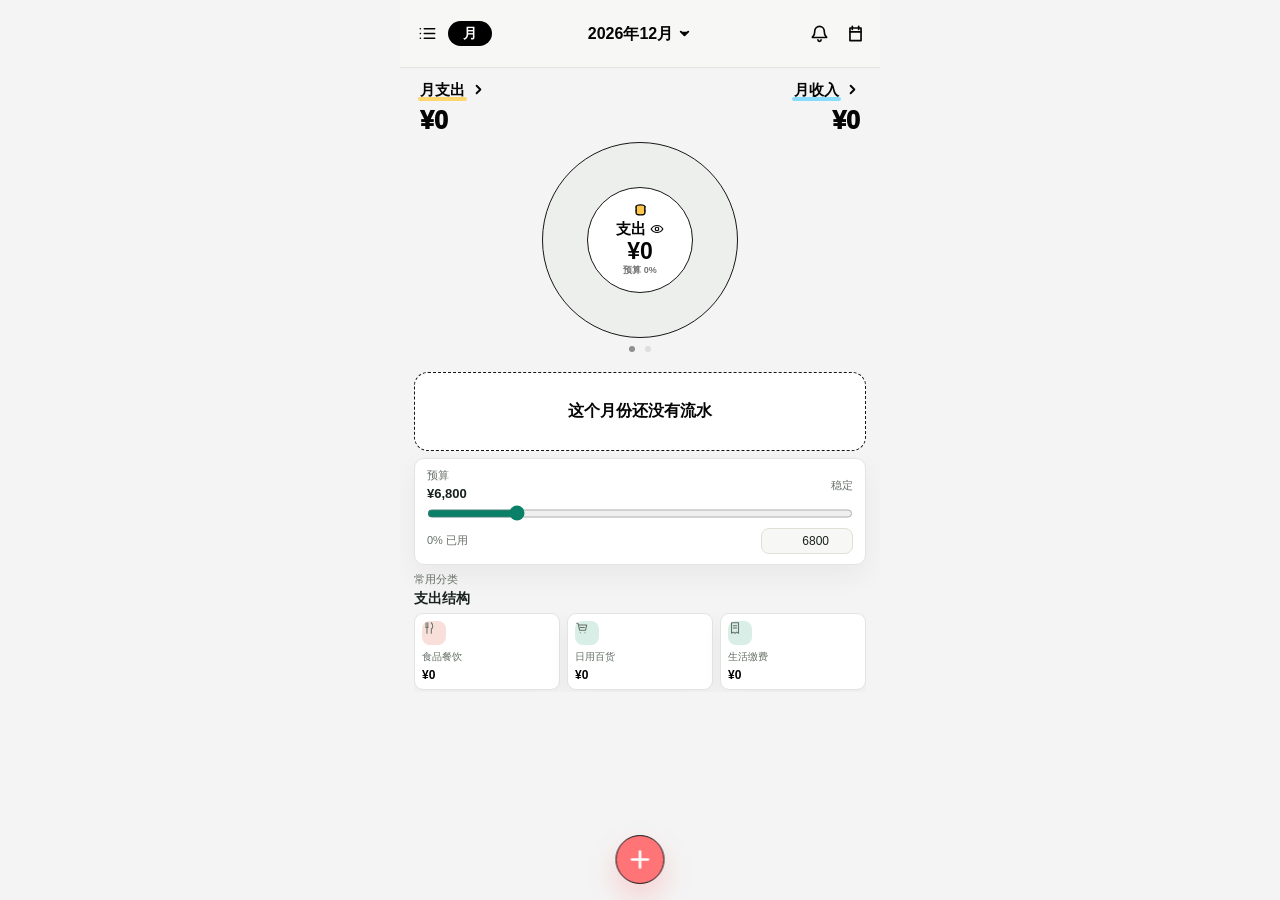
<file: index.html>
<!doctype html>
<html lang="zh-CN">
  <head>
    <meta charset="utf-8">
    <meta name="viewport" content="width=device-width, initial-scale=1, viewport-fit=cover">
    <meta name="theme-color" content="#f4f6ef">
    <meta name="apple-mobile-web-app-capable" content="yes">
    <meta name="apple-mobile-web-app-status-bar-style" content="default">
    <meta name="apple-mobile-web-app-title" content="晴账">
    <title>记账</title>
    <link rel="manifest" href="manifest.webmanifest?v=30">
    <link rel="apple-touch-icon" href="assets/app-icon-180.png?v=30">
    <link rel="icon" href="assets/app-icon-192.png?v=30" type="image/png">
    <link rel="stylesheet" href="styles.css?v=52">
  </head>
  <body>
    <svg class="sprite" aria-hidden="true">
      <symbol id="icon-wallet" viewBox="0 0 24 24">
        <path d="M4.5 7.5h14A2.5 2.5 0 0 1 21 10v7a2.5 2.5 0 0 1-2.5 2.5h-14A2.5 2.5 0 0 1 2 17V7a2.5 2.5 0 0 1 2.5-2.5H18"></path>
        <path d="M16.5 12.25H21v3.5h-4.5a1.75 1.75 0 0 1 0-3.5Z"></path>
        <path d="M6 4.5 16.5 2.8"></path>
      </symbol>
      <symbol id="icon-plus" viewBox="0 0 24 24">
        <path d="M12 5v14"></path>
        <path d="M5 12h14"></path>
      </symbol>
      <symbol id="icon-home" viewBox="0 0 24 24">
        <path d="m3 11 9-8 9 8"></path>
        <path d="M5.5 10.5v9h13v-9"></path>
        <path d="M10 19.5v-5h4v5"></path>
      </symbol>
      <symbol id="icon-list" viewBox="0 0 24 24">
        <path d="M8 6h13"></path>
        <path d="M8 12h13"></path>
        <path d="M8 18h13"></path>
        <path d="M3 6h.01"></path>
        <path d="M3 12h.01"></path>
        <path d="M3 18h.01"></path>
      </symbol>
      <symbol id="icon-chart" viewBox="0 0 24 24">
        <path d="M4 19V5"></path>
        <path d="M4 19h16"></path>
        <path d="M8 16v-5"></path>
        <path d="M12 16V8"></path>
        <path d="M16 16v-3"></path>
      </symbol>
      <symbol id="icon-left" viewBox="0 0 24 24">
        <path d="m15 18-6-6 6-6"></path>
      </symbol>
      <symbol id="icon-right" viewBox="0 0 24 24">
        <path d="m9 18 6-6-6-6"></path>
      </symbol>
      <symbol id="icon-down" viewBox="0 0 24 24">
        <path d="m6 9 6 6 6-6"></path>
      </symbol>
      <symbol id="icon-bell" viewBox="0 0 24 24">
        <path d="M6 9a6 6 0 0 1 12 0c0 7 3 6 3 8H3c0-2 3-1 3-8Z"></path>
        <path d="M10 20a2 2 0 0 0 4 0"></path>
      </symbol>
      <symbol id="icon-calendar" viewBox="0 0 24 24">
        <path d="M5 5h14v16H5V5Z"></path>
        <path d="M8 3v4"></path>
        <path d="M16 3v4"></path>
        <path d="M5 10h14"></path>
      </symbol>
      <symbol id="icon-eye" viewBox="0 0 24 24">
        <path d="M2 12s3.5-6 10-6 10 6 10 6-3.5 6-10 6S2 12 2 12Z"></path>
        <path d="M12 15a3 3 0 1 0 0-6 3 3 0 0 0 0 6Z"></path>
      </symbol>
      <symbol id="icon-coin" viewBox="0 0 24 24">
        <ellipse cx="12" cy="6" rx="7" ry="3"></ellipse>
        <path d="M5 6v6c0 1.7 3.1 3 7 3s7-1.3 7-3V6"></path>
        <path d="M5 12v4c0 1.7 3.1 3 7 3s7-1.3 7-3v-4"></path>
      </symbol>
      <symbol id="icon-trash" viewBox="0 0 24 24">
        <path d="M4 7h16"></path>
        <path d="M9 7V4h6v3"></path>
        <path d="m7 7 1 13h8l1-13"></path>
        <path d="M10 11v5"></path>
        <path d="M14 11v5"></path>
      </symbol>
      <symbol id="icon-backspace" viewBox="0 0 24 24">
        <path d="M21 5H9l-6 7 6 7h12V5Z"></path>
        <path d="m12 9 6 6"></path>
        <path d="m18 9-6 6"></path>
      </symbol>
      <symbol id="icon-settings" viewBox="0 0 24 24">
        <path d="M12 15.5a3.5 3.5 0 1 0 0-7 3.5 3.5 0 0 0 0 7Z"></path>
        <path d="M19.4 15a1.7 1.7 0 0 0 .34 1.88l.05.05a2 2 0 0 1-2.83 2.83l-.05-.05A1.7 1.7 0 0 0 15 19.4a1.7 1.7 0 0 0-1 .6l-.03.04a2 2 0 0 1-3.94 0L10 20a1.7 1.7 0 0 0-1-.6 1.7 1.7 0 0 0-1.88.34l-.05.05a2 2 0 0 1-2.83-2.83l.05-.05A1.7 1.7 0 0 0 4.6 15a1.7 1.7 0 0 0-.6-1l-.04-.03a2 2 0 0 1 0-3.94L4 10a1.7 1.7 0 0 0 .6-1 1.7 1.7 0 0 0-.34-1.88l-.05-.05a2 2 0 0 1 2.83-2.83l.05.05A1.7 1.7 0 0 0 9 4.6a1.7 1.7 0 0 0 1-.6l.03-.04a2 2 0 0 1 3.94 0L14 4a1.7 1.7 0 0 0 1 .6 1.7 1.7 0 0 0 1.88-.34l.05-.05a2 2 0 0 1 2.83 2.83l-.05.05A1.7 1.7 0 0 0 19.4 9c.12.37.33.71.6 1l.04.03a2 2 0 0 1 0 3.94L20 14c-.27.29-.48.63-.6 1Z"></path>
      </symbol>
      <symbol id="icon-edit" viewBox="0 0 24 24">
        <path d="M4 20h4l11-11a2.8 2.8 0 0 0-4-4L4 16v4Z"></path>
        <path d="m13.5 6.5 4 4"></path>
      </symbol>
      <symbol id="icon-close" viewBox="0 0 24 24">
        <path d="m6 6 12 12"></path>
        <path d="m18 6-12 12"></path>
      </symbol>
      <symbol id="icon-food" viewBox="0 0 24 24">
        <path d="M7 3v8"></path>
        <path d="M10 3v8"></path>
        <path d="M7 11h3"></path>
        <path d="M8.5 11v10"></path>
        <path d="M16 3c2 1.8 2.8 4.2 2.4 7.2-.2 1.5-1 2.6-2.4 3.1V21"></path>
      </symbol>
      <symbol id="icon-coffee" viewBox="0 0 24 24">
        <path d="M5 8h11v6a4 4 0 0 1-4 4H9a4 4 0 0 1-4-4V8Z"></path>
        <path d="M16 10h2a2 2 0 0 1 0 4h-2"></path>
        <path d="M7 3v2"></path>
        <path d="M11 3v2"></path>
        <path d="M4 21h14"></path>
      </symbol>
      <symbol id="icon-train" viewBox="0 0 24 24">
        <path d="M7 3h10a3 3 0 0 1 3 3v8a4 4 0 0 1-4 4H8a4 4 0 0 1-4-4V6a3 3 0 0 1 3-3Z"></path>
        <path d="M7 8h10"></path>
        <path d="M8 14h.01"></path>
        <path d="M16 14h.01"></path>
        <path d="m8 21 2-3"></path>
        <path d="m16 21-2-3"></path>
      </symbol>
      <symbol id="icon-car" viewBox="0 0 24 24">
        <path d="M5 12 7 6h10l2 6"></path>
        <path d="M4 12h16v6H4v-6Z"></path>
        <path d="M7 18v2"></path>
        <path d="M17 18v2"></path>
        <path d="M7.5 15h.01"></path>
        <path d="M16.5 15h.01"></path>
      </symbol>
      <symbol id="icon-bag" viewBox="0 0 24 24">
        <path d="M6 8h12l1 12H5L6 8Z"></path>
        <path d="M9 8a3 3 0 0 1 6 0"></path>
      </symbol>
      <symbol id="icon-grocery" viewBox="0 0 24 24">
        <path d="M6 7h14l-2 9H8L6 7Z"></path>
        <path d="M6 7 5 4H3"></path>
        <path d="M9 20h.01"></path>
        <path d="M17 20h.01"></path>
        <path d="M9 11h7"></path>
      </symbol>
      <symbol id="icon-heart" viewBox="0 0 24 24">
        <path d="M20.5 8.5c0 5-8.5 11-8.5 11s-8.5-6-8.5-11A4.5 4.5 0 0 1 12 6a4.5 4.5 0 0 1 8.5 2.5Z"></path>
      </symbol>
      <symbol id="icon-medkit" viewBox="0 0 24 24">
        <path d="M9 5V3h6v2"></path>
        <path d="M5 5h14v16H5V5Z"></path>
        <path d="M12 9v8"></path>
        <path d="M8 13h8"></path>
      </symbol>
      <symbol id="icon-dumbbell" viewBox="0 0 24 24">
        <path d="M6 8v8"></path>
        <path d="M18 8v8"></path>
        <path d="M3 10v4"></path>
        <path d="M21 10v4"></path>
        <path d="M6 12h12"></path>
      </symbol>
      <symbol id="icon-game" viewBox="0 0 24 24">
        <path d="M7 9h10a5 5 0 0 1 4.7 3.3l.8 2.3a2.7 2.7 0 0 1-4.5 2.7L16 15H8l-2 2.3a2.7 2.7 0 0 1-4.5-2.7l.8-2.3A5 5 0 0 1 7 9Z"></path>
        <path d="M8 12v3"></path>
        <path d="M6.5 13.5h3"></path>
        <path d="M16 13h.01"></path>
        <path d="M18 12h.01"></path>
      </symbol>
      <symbol id="icon-book" viewBox="0 0 24 24">
        <path d="M5 4h10a4 4 0 0 1 4 4v12H9a4 4 0 0 0-4-4V4Z"></path>
        <path d="M5 16V4"></path>
        <path d="M9 8h6"></path>
      </symbol>
      <symbol id="icon-bill" viewBox="0 0 24 24">
        <path d="M6 3h12v18l-3-2-3 2-3-2-3 2V3Z"></path>
        <path d="M9 8h6"></path>
        <path d="M9 12h6"></path>
      </symbol>
      <symbol id="icon-plane" viewBox="0 0 24 24">
        <path d="M3 11.5 21 4l-5.5 17-4-7-8.5-2.5Z"></path>
        <path d="m11.5 14 4.5-5"></path>
      </symbol>
      <symbol id="icon-briefcase" viewBox="0 0 24 24">
        <path d="M9 6V4h6v2"></path>
        <path d="M4 7h16v12H4V7Z"></path>
        <path d="M4 12h16"></path>
        <path d="M10 12v2h4v-2"></path>
      </symbol>
      <symbol id="icon-gift" viewBox="0 0 24 24">
        <path d="M4 9h16v12H4V9Z"></path>
        <path d="M12 9v12"></path>
        <path d="M4 14h16"></path>
        <path d="M12 9s-5.5 0-5.5-3A2 2 0 0 1 10 4.8C11.3 6.1 12 9 12 9Z"></path>
        <path d="M12 9s5.5 0 5.5-3A2 2 0 0 0 14 4.8C12.7 6.1 12 9 12 9Z"></path>
      </symbol>
      <symbol id="icon-baby" viewBox="0 0 24 24">
        <path d="M8 11a4 4 0 0 1 8 0v2a4 4 0 0 1-8 0v-2Z"></path>
        <path d="M9 10 7 8"></path>
        <path d="m15 10 2-2"></path>
        <path d="M10 13h.01"></path>
        <path d="M14 13h.01"></path>
        <path d="M10.5 16h3"></path>
        <path d="M6 21c1-2 3-3 6-3s5 1 6 3"></path>
      </symbol>
      <symbol id="icon-cat" viewBox="0 0 24 24">
        <path d="M5 10 4 5l4 2a8 8 0 0 1 8 0l4-2-1 5v3a7 7 0 0 1-14 0v-3Z"></path>
        <path d="M9 12h.01"></path>
        <path d="M15 12h.01"></path>
        <path d="M12 14v2"></path>
        <path d="m9 16 3 1.5 3-1.5"></path>
        <path d="M8 15H4.5"></path>
        <path d="M16 15h3.5"></path>
      </symbol>
      <symbol id="icon-dog" viewBox="0 0 24 24">
        <path d="M6 11a6 6 0 0 1 12 0v4a6 6 0 0 1-12 0v-4Z"></path>
        <path d="M7 9 5 6a2 2 0 0 0-2 2v2.5A2.5 2.5 0 0 0 5.5 13H6"></path>
        <path d="m17 9 2-3a2 2 0 0 1 2 2v2.5a2.5 2.5 0 0 1-2.5 2.5H18"></path>
        <path d="M9.5 12h.01"></path>
        <path d="M14.5 12h.01"></path>
        <path d="M10 15h4l-2 2-2-2Z"></path>
      </symbol>
      <symbol id="icon-clock" viewBox="0 0 24 24">
        <path d="M12 21a9 9 0 1 0 0-18 9 9 0 0 0 0 18Z"></path>
        <path d="M12 7v5l3 2"></path>
      </symbol>
      <symbol id="icon-trend" viewBox="0 0 24 24">
        <path d="M4 17 9 12l4 4 7-9"></path>
        <path d="M15 7h5v5"></path>
      </symbol>
      <symbol id="icon-receipt" viewBox="0 0 24 24">
        <path d="M6 3h12v18l-3-2-3 2-3-2-3 2V3Z"></path>
        <path d="M9 7h6"></path>
        <path d="M9 11h6"></path>
        <path d="M9 15h4"></path>
      </symbol>
      <symbol id="icon-refund" viewBox="0 0 24 24">
        <path d="M9 7H5v4"></path>
        <path d="M5 11a7 7 0 1 0 2-5"></path>
        <path d="M12 8v8"></path>
        <path d="M9.5 10.5A2.5 2.5 0 0 1 12 8a2.5 2.5 0 0 1 2.5 2.5c0 3-5 2-5 5.5"></path>
      </symbol>
      <symbol id="icon-phone" viewBox="0 0 24 24">
        <path d="M8 2h8a2 2 0 0 1 2 2v16a2 2 0 0 1-2 2H8a2 2 0 0 1-2-2V4a2 2 0 0 1 2-2Z"></path>
        <path d="M11 18h2"></path>
      </symbol>
      <symbol id="icon-shield" viewBox="0 0 24 24">
        <path d="M12 3 20 6v6c0 5-3.5 8-8 9-4.5-1-8-4-8-9V6l8-3Z"></path>
        <path d="m9 12 2 2 4-5"></path>
      </symbol>
      <symbol id="icon-dots" viewBox="0 0 24 24">
        <path d="M5 12h.01"></path>
        <path d="M12 12h.01"></path>
        <path d="M19 12h.01"></path>
      </symbol>
      <symbol id="icon-spark" viewBox="0 0 24 24">
        <path d="M12 2 14.8 9.2 22 12l-7.2 2.8L12 22l-2.8-7.2L2 12l7.2-2.8L12 2Z"></path>
      </symbol>
    </svg>

    <div class="app-shell">
      <header class="topbar">
        <div class="topbar-left">
          <button class="icon-button menu-button" type="button" aria-label="我的">
            <svg><use href="#icon-list"></use></svg>
          </button>
          <button class="period-pill" type="button" aria-label="按月查看">月</button>
        </div>
        <div class="month-selector" aria-label="月份切换">
          <button class="month-arrow" id="prevMonth" aria-label="上个月">
            <svg><use href="#icon-left"></use></svg>
          </button>
          <strong id="monthTitle">本月</strong>
          <svg class="down-icon"><use href="#icon-down"></use></svg>
          <button class="month-arrow" id="nextMonth" aria-label="下个月">
            <svg><use href="#icon-right"></use></svg>
          </button>
        </div>
        <div class="topbar-actions">
          <button class="icon-button" type="button" data-jump-view="insights" aria-label="分析提醒">
            <svg><use href="#icon-bell"></use></svg>
          </button>
          <button class="icon-button" type="button" aria-label="日历">
            <svg><use href="#icon-calendar"></use></svg>
          </button>
        </div>
      </header>

      <main class="content">
        <section class="view active" id="view-overview" data-view-panel="overview">
          <section class="month-ledger" aria-label="月度收支">
            <button class="month-total expense-total" type="button" data-jump-view="insights">
              <span>月支出</span>
              <svg><use href="#icon-right"></use></svg>
              <strong id="expenseTotal">¥0</strong>
            </button>
            <button class="month-total income-total" type="button" data-jump-view="insights">
              <span>月收入</span>
              <svg><use href="#icon-right"></use></svg>
              <strong id="incomeTotal">¥0</strong>
            </button>
          </section>

          <section class="spend-stage" aria-labelledby="balanceLabel">
            <div class="spend-orbit">
              <div class="saving-ring" id="savingRing" aria-label="支出占预算">
                <div class="spend-core">
                  <svg class="coin-icon"><use href="#icon-coin"></use></svg>
                  <div>
                    <span id="balanceLabel">支出</span>
                    <svg><use href="#icon-eye"></use></svg>
                  </div>
                  <strong id="netBalance">¥0</strong>
                  <small id="savingRate">预算 0%</small>
                </div>
              </div>
            </div>
            <div class="pager-dots" aria-hidden="true">
              <span class="active"></span>
              <span></span>
            </div>
          </section>

          <section class="list-section daily-ledger" aria-labelledby="recentTitle">
            <div class="transaction-list compact" id="recentList"></div>
          </section>

          <section class="budget-tool compact-tool compact-budget" aria-label="预算">
            <div class="section-title">
              <div>
                <span>预算</span>
                <strong id="budgetText">¥0</strong>
              </div>
              <span id="budgetState">稳定</span>
            </div>
            <input id="budgetRange" type="range" min="1000" max="30000" step="100">
            <div class="budget-line">
              <span id="budgetProgress">0%</span>
              <input id="budgetInput" type="number" min="0" step="100" inputmode="numeric" aria-label="月预算">
            </div>
          </section>

          <strong id="budgetLeft" hidden>¥0</strong>

          <section class="quick-categories compact-tool compact-categories" aria-labelledby="quickTitle">
            <div class="section-title">
              <div>
                <span>常用分类</span>
                <strong id="quickTitle">支出结构</strong>
              </div>
            </div>
            <div class="category-strip" id="topCategories"></div>
          </section>
        </section>

        <section class="view" id="view-insights" data-view-panel="insights">
          <header class="analysis-top">
            <button class="analysis-back" type="button" data-view="overview" aria-label="返回总览">
              <svg><use href="#icon-left"></use></svg>
            </button>
            <div>
              <span id="analysisMonthTitle">本月</span>
              <strong>收支分析</strong>
            </div>
          </header>

          <section class="analysis-summary" aria-label="收支概览">
            <div class="analysis-metric expense">
              <span>支出</span>
              <strong id="analysisExpenseTotal">¥0</strong>
            </div>
            <div class="analysis-metric income">
              <span>收入</span>
              <strong id="analysisIncomeTotal">¥0</strong>
            </div>
            <div class="analysis-metric balance">
              <span>结余</span>
              <strong id="analysisNetTotal">¥0</strong>
            </div>
          </section>

          <section class="chart-panel" aria-labelledby="chartTitle">
            <div class="section-title">
              <div>
                <span>分析</span>
                <strong id="chartTitle">分类占比</strong>
              </div>
              <span id="chartTotal">¥0</span>
            </div>
            <canvas id="categoryChart" width="320" height="220"></canvas>
          </section>

          <section class="trend-panel" aria-labelledby="trendTitle">
            <div class="section-title">
              <div>
                <span>趋势</span>
                <strong id="trendTitle">最近 7 天</strong>
              </div>
            </div>
            <div class="trend-bars" id="trendBars"></div>
          </section>

          <section class="category-breakdown" aria-labelledby="breakdownTitle">
            <div class="section-title">
              <div>
                <span>明细</span>
                <strong id="breakdownTitle">支出排行</strong>
              </div>
            </div>
            <div id="breakdownList"></div>
          </section>
        </section>
      </main>

      <button class="fab" id="openComposer" aria-label="记一笔">
        <svg><use href="#icon-plus"></use></svg>
      </button>
    </div>

    <section class="sheet" id="composerSheet" aria-hidden="true" aria-labelledby="composerTitle">
      <div class="sheet-backdrop" data-close-sheet></div>
      <form class="sheet-panel composer-panel" id="entryForm">
        <header class="sheet-header">
          <div>
            <span>流水</span>
            <strong id="composerTitle">记一笔</strong>
          </div>
          <button class="icon-button" type="button" data-close-sheet aria-label="关闭">
            <svg><use href="#icon-close"></use></svg>
          </button>
        </header>

        <div class="segmented entry-type" role="tablist" aria-label="收支类型">
          <button class="active" type="button" data-entry-type="expense">支出</button>
          <button type="button" data-entry-type="income">收入</button>
        </div>

        <div class="composer-scroll-layer">
          <div class="category-section">
            <div class="composer-category-tabs" id="composerCategoryTabs" aria-label="分类分组"></div>
            <div class="category-section-head">
              <span>选择分类</span>
              <button class="icon-button category-manage-button" id="openCategoryManager" type="button" aria-label="管理快捷">
                <svg><use href="#icon-settings"></use></svg>
              </button>
            </div>
            <div class="category-picker" id="categoryPicker" aria-label="选择分类"></div>
          </div>
        </div>

        <div class="composer-fixed-layer">
          <div class="form-grid composer-meta">
            <label class="amount-field composer-amount">
              <span>金额</span>
              <input id="amountInput" name="amount" type="text" inputmode="none" placeholder="0.00" readonly required>
            </label>
            <label>
              <span>备注</span>
              <button class="note-trigger" id="noteTrigger" type="button" aria-label="编辑备注">
                <span id="notePreview">可选</span>
              </button>
              <input id="noteInput" name="note" type="hidden">
            </label>
          </div>

          <div class="composer-keypad" id="composerKeypad" aria-label="数字键盘">
            <button type="button" data-key="1">1</button>
            <button type="button" data-key="2">2</button>
            <button type="button" data-key="3">3</button>
            <button type="button" data-key="back" aria-label="退格">
              <svg><use href="#icon-backspace"></use></svg>
            </button>
            <button type="button" data-key="4">4</button>
            <button type="button" data-key="5">5</button>
            <button type="button" data-key="6">6</button>
            <button type="button" id="resetForm" data-key="clear">清空</button>
            <button type="button" data-key="7">7</button>
            <button type="button" data-key="8">8</button>
            <button type="button" data-key="9">9</button>
            <button type="button" class="key-save" data-key="save">保存</button>
            <button type="button" data-key="00">00</button>
            <button type="button" data-key="0">0</button>
            <button type="button" data-key=".">.</button>
            <button type="button" data-key="today">今天</button>
          </div>
        </div>
        <input id="dateInput" name="date" type="hidden">
      </form>
    </section>

    <section class="sheet" id="categorySheet" aria-hidden="true" aria-labelledby="categoryManagerTitle">
      <div class="sheet-backdrop" data-close-category-sheet></div>
      <div class="sheet-panel category-panel">
        <header class="sheet-header">
          <div>
            <span id="categoryManagerKicker">快捷</span>
            <strong id="categoryManagerTitle">设置快捷</strong>
          </div>
          <button class="icon-button" type="button" data-close-category-sheet aria-label="关闭">
            <svg><use href="#icon-close"></use></svg>
          </button>
        </header>

        <div class="quick-manager-panel" id="quickManagerPanel">
          <div class="recent-manager">
            <div class="recent-manager-head">
              <span>快捷</span>
              <strong id="quickCount">0/15</strong>
            </div>
            <div class="recent-category-list" id="recentCategoryList" aria-label="快捷分类设置"></div>
          </div>

          <div class="quick-pool-section">
            <div class="recent-manager-head">
              <span>新增</span>
              <strong>从全部分类中选择</strong>
            </div>
            <div class="quick-category-pool" id="quickCategoryPool" aria-label="全部分类"></div>
          </div>

          <div class="sheet-actions category-actions quick-actions">
            <button class="secondary-button" type="button" id="addQuickCategory">添加</button>
            <button class="secondary-button danger-button" type="button" id="removeQuickCategory">删除</button>
            <button class="primary-button" type="button" id="saveQuickCategory">保存</button>
          </div>
        </div>

        <div class="category-editor-panel" id="categoryEditorPanel" hidden>
          <div class="segmented entry-type" id="categoryTypeControl" role="tablist" aria-label="分类类型">
            <button class="active" type="button" data-manager-type="expense">支出</button>
            <button type="button" data-manager-type="income">收入</button>
          </div>

          <div class="category-editor-list" id="categoryEditorList"></div>

          <label class="category-name-field">
            <span>分类名称</span>
            <input id="categoryNameInput" type="text" maxlength="12" placeholder="输入分类名称">
          </label>

          <div class="icon-picker-head">
            <span>图标</span>
            <strong>点击切换</strong>
          </div>
          <div class="icon-grid" id="iconGrid" aria-label="选择图标"></div>

          <div class="sheet-actions category-actions">
            <button class="secondary-button" type="button" id="addCategory">新增分类</button>
            <button class="primary-button" type="button" id="saveCategory">完成</button>
          </div>
        </div>
      </div>
    </section>

    <section class="modal-layer" id="noteDialog" aria-hidden="true" aria-labelledby="noteDialogTitle">
      <div class="modal-backdrop" data-close-note-dialog></div>
      <div class="note-dialog" role="dialog" aria-modal="true">
        <header class="note-dialog-head">
          <span></span>
          <strong id="noteDialogTitle">备注</strong>
          <button type="button" id="openNoteHistory">历史</button>
        </header>
        <textarea id="noteTextarea" maxlength="80" placeholder="暂无备注"></textarea>
        <button class="note-confirm" id="confirmNote" type="button">确定</button>
      </div>
    </section>

    <section class="modal-layer" id="noteHistoryDialog" aria-hidden="true" aria-labelledby="noteHistoryTitle">
      <div class="modal-backdrop" data-close-note-history></div>
      <div class="note-history-dialog" role="dialog" aria-modal="true">
        <header class="note-dialog-head">
          <button class="danger-text" id="clearNoteHistory" type="button">删除全部</button>
          <strong id="noteHistoryTitle">历史备注</strong>
          <button type="button" id="confirmNoteHistory">确定</button>
        </header>
        <div class="note-history-list" id="noteHistoryList"></div>
      </div>
    </section>

    <section class="modal-layer" id="dateDialog" aria-hidden="true" aria-labelledby="dateDialogTitle">
      <div class="modal-backdrop" data-close-date-dialog></div>
      <div class="date-dialog" role="dialog" aria-modal="true">
        <header class="date-dialog-head">
          <button class="icon-button" id="datePrevMonth" type="button" aria-label="上个月">
            <svg><use href="#icon-left"></use></svg>
          </button>
          <strong id="dateDialogTitle">选择日期</strong>
          <button class="icon-button" id="dateNextMonth" type="button" aria-label="下个月">
            <svg><use href="#icon-right"></use></svg>
          </button>
        </header>
        <div class="date-weekdays" aria-hidden="true">
          <span>日</span>
          <span>一</span>
          <span>二</span>
          <span>三</span>
          <span>四</span>
          <span>五</span>
          <span>六</span>
        </div>
        <div class="date-grid" id="dateGrid" aria-label="选择日期"></div>
        <div class="date-dialog-actions">
          <button type="button" id="dateUseToday">今天</button>
          <button type="button" id="confirmDate">确定</button>
        </div>
      </div>
    </section>

    <div class="toast" id="toast" role="status" aria-live="polite"></div>

    <script src="vendor/hammer.min.js?v=29"></script>
    <script src="vendor/sortable.min.js?v=50"></script>
    <script src="app.js?v=52"></script>
  </body>
</html>
</file>
<file: styles.css>
:root {
  color-scheme: light;
  --bg: #f4f6ef;
  --surface: #fffef8;
  --surface-strong: #ffffff;
  --ink: #17211d;
  --muted: #667067;
  --line: #dce2d6;
  --teal: #0b8068;
  --teal-soft: #d8eee7;
  --coral: #e45d4f;
  --coral-soft: #f8dfd9;
  --indigo: #3d56a3;
  --gold: #c39122;
  --shadow: 0 18px 45px rgba(29, 43, 35, 0.12);
  --radius: 8px;
  font-family: "Microsoft YaHei", "微软雅黑", sans-serif;
}

* {
  box-sizing: border-box;
}

html {
  min-height: 100%;
  background: #e8eee6;
}

body {
  min-height: 100%;
  margin: 0;
  background: var(--bg);
  color: var(--ink);
  -webkit-font-smoothing: antialiased;
  text-rendering: optimizeLegibility;
}

html.sheet-lock,
html.sheet-lock body {
  height: 100%;
  overflow: hidden;
  overscroll-behavior: none;
}

button,
input {
  font: inherit;
}

button {
  border: 0;
  cursor: pointer;
}

button:focus-visible,
input:focus-visible,
.quick-selected-item:focus-visible,
.category-editor-item:focus-visible {
  outline: 3px solid rgba(11, 128, 104, 0.24);
  outline-offset: 2px;
}

.sprite {
  position: absolute;
  width: 0;
  height: 0;
  overflow: hidden;
}

.app-shell {
  position: relative;
  width: min(100%, 480px);
  min-height: 100svh;
  margin: 0 auto;
  background: var(--bg);
  overflow-x: hidden;
  padding-bottom: calc(92px + env(safe-area-inset-bottom));
}

.topbar {
  position: sticky;
  top: 0;
  z-index: 20;
  display: grid;
  grid-template-columns: 44px 1fr auto;
  gap: 12px;
  align-items: center;
  padding: calc(12px + env(safe-area-inset-top)) 18px 12px;
  background: rgba(244, 246, 239, 0.92);
  border-bottom: 1px solid rgba(220, 226, 214, 0.72);
  backdrop-filter: blur(18px);
}

.brand-mark,
.icon-button,
.fab,
.category-icon {
  display: inline-grid;
  place-items: center;
}

.brand-mark {
  width: 44px;
  height: 44px;
  color: var(--teal);
  background: var(--teal-soft);
  border: 1px solid rgba(11, 128, 104, 0.16);
  border-radius: var(--radius);
}

svg {
  width: 22px;
  height: 22px;
  fill: none;
  stroke: currentColor;
  stroke-linecap: round;
  stroke-linejoin: round;
  stroke-width: 1.8;
}

.brand-copy {
  min-width: 0;
}

.brand-copy span,
.section-title span,
.sheet-header span,
.amount-field span,
.form-grid span,
.category-section-head span,
.category-name-field span,
.icon-picker-head span,
.search-box span {
  display: block;
  color: var(--muted);
  font-size: 12px;
  line-height: 1.2;
}

.brand-copy strong {
  display: block;
  margin-top: 3px;
  font-size: 18px;
  line-height: 1.15;
  letter-spacing: 0;
}

.month-stepper {
  display: flex;
  gap: 6px;
}

.icon-button {
  width: 40px;
  height: 40px;
  color: var(--ink);
  background: var(--surface);
  border: 1px solid var(--line);
  border-radius: var(--radius);
}

.content {
  padding: 14px 14px 0;
}

.view {
  display: none;
}

.view.active {
  display: block;
  animation: rise 220ms ease both;
}

.balance-hero {
  display: flex;
  justify-content: space-between;
  align-items: center;
  min-height: 154px;
  padding: 22px;
  color: #f8fbf4;
  background: #17332c;
  border: 1px solid rgba(255, 255, 255, 0.12);
  border-radius: var(--radius);
  box-shadow: var(--shadow);
}

.balance-hero p {
  margin: 0 0 10px;
  color: rgba(248, 251, 244, 0.72);
  font-size: 13px;
}

.balance-hero strong {
  display: block;
  max-width: 260px;
  overflow-wrap: anywhere;
  font-size: 40px;
  line-height: 1.04;
  letter-spacing: 0;
}

.saving-ring {
  --ring: 0deg;
  position: relative;
  width: 86px;
  height: 86px;
  flex: 0 0 auto;
  border-radius: 50%;
  background: conic-gradient(#f5c85f var(--ring), rgba(255, 255, 255, 0.18) 0deg);
  display: grid;
  place-items: center;
}

.saving-ring::before {
  content: "";
  width: 62px;
  height: 62px;
  border-radius: 50%;
  background: #17332c;
  position: absolute;
}

.saving-ring span {
  position: relative;
  font-size: 16px;
  font-weight: 800;
}

.metric-grid {
  display: grid;
  grid-template-columns: repeat(3, 1fr);
  gap: 10px;
  margin: 12px 0 18px;
}

.metric {
  min-width: 0;
  padding: 14px 12px;
  background: var(--surface);
  border: 1px solid var(--line);
  border-radius: var(--radius);
}

.metric span {
  display: block;
  margin-bottom: 8px;
  color: var(--muted);
  font-size: 12px;
}

.metric strong {
  display: block;
  overflow-wrap: anywhere;
  font-size: 18px;
  line-height: 1.1;
}

.metric.income strong {
  color: var(--teal);
}

.metric.expense strong {
  color: var(--coral);
}

.metric.budget strong {
  color: var(--indigo);
}

.budget-tool,
.quick-categories,
.ledger-tools,
.chart-panel,
.trend-panel,
.category-breakdown,
.list-section {
  margin-top: 18px;
}

.budget-tool {
  padding: 16px;
  background: var(--surface);
  border: 1px solid var(--line);
  border-radius: var(--radius);
}

.section-title {
  display: flex;
  align-items: flex-start;
  justify-content: space-between;
  gap: 12px;
  margin-bottom: 14px;
}

.section-title strong {
  display: block;
  margin-top: 4px;
  color: var(--ink);
  font-size: 18px;
  line-height: 1.2;
}

.section-title > span,
#chartTotal {
  color: var(--muted);
  font-size: 13px;
  white-space: nowrap;
}

input[type="range"] {
  width: 100%;
  height: 26px;
  margin: 0;
  accent-color: var(--teal);
}

.budget-line {
  display: flex;
  align-items: center;
  justify-content: space-between;
  gap: 12px;
  margin-top: 10px;
}

.budget-line span {
  color: var(--muted);
  font-size: 13px;
}

.budget-line input {
  width: 118px;
  min-width: 0;
  padding: 9px 10px;
  color: var(--ink);
  background: #f7f9f3;
  border: 1px solid var(--line);
  border-radius: var(--radius);
  text-align: right;
}

.category-strip {
  display: grid;
  grid-template-columns: repeat(3, 1fr);
  gap: 10px;
}

.category-pill {
  min-width: 0;
  padding: 12px;
  text-align: left;
  background: var(--surface);
  border: 1px solid var(--line);
  border-radius: var(--radius);
}

.category-pill .category-icon {
  width: 36px;
  height: 36px;
  margin-bottom: 10px;
  border-radius: var(--radius);
}

.category-pill span {
  display: block;
  color: var(--muted);
  font-size: 12px;
}

.category-pill strong {
  display: block;
  margin-top: 4px;
  overflow-wrap: anywhere;
  font-size: 15px;
}

.text-action {
  padding: 6px 0 6px 12px;
  color: var(--teal);
  background: transparent;
  font-weight: 700;
}

.transaction-list {
  display: grid;
  gap: 10px;
}

.transaction-list.compact {
  gap: 8px;
}

.transaction-card {
  display: grid;
  grid-template-columns: 44px 1fr auto;
  gap: 12px;
  align-items: center;
  min-width: 0;
  padding: 12px;
  background: var(--surface-strong);
  border: 1px solid var(--line);
  border-radius: var(--radius);
}

.transaction-main {
  min-width: 0;
}

.transaction-title {
  display: flex;
  align-items: center;
  gap: 8px;
  min-width: 0;
}

.transaction-title strong {
  overflow: hidden;
  font-size: 15px;
  line-height: 1.2;
  text-overflow: ellipsis;
  white-space: nowrap;
}

.transaction-title span {
  flex: 0 0 auto;
  color: var(--muted);
  font-size: 12px;
}

.transaction-note {
  margin-top: 4px;
  overflow: hidden;
  color: var(--muted);
  font-size: 12px;
  line-height: 1.3;
  text-overflow: ellipsis;
  white-space: nowrap;
}

.transaction-amount {
  text-align: right;
}

.transaction-amount strong {
  display: block;
  color: var(--coral);
  font-size: 16px;
  line-height: 1.2;
  white-space: nowrap;
}

.transaction-amount strong.income {
  color: var(--teal);
}

.transaction-actions {
  display: flex;
  justify-content: flex-end;
  gap: 4px;
  margin-top: 8px;
}

.mini-button {
  display: inline-grid;
  place-items: center;
  width: 30px;
  height: 30px;
  color: var(--muted);
  background: #f5f7f0;
  border: 1px solid var(--line);
  border-radius: var(--radius);
}

.mini-button svg {
  width: 17px;
  height: 17px;
}

.empty-state {
  padding: 28px 18px;
  color: var(--muted);
  text-align: center;
  background: var(--surface);
  border: 1px dashed var(--line);
  border-radius: var(--radius);
}

.ledger-tools {
  display: grid;
  gap: 12px;
}

.segmented {
  display: grid;
  grid-auto-flow: column;
  grid-auto-columns: 1fr;
  gap: 4px;
  padding: 4px;
  background: #e9eee3;
  border: 1px solid var(--line);
  border-radius: var(--radius);
}

.segmented button {
  min-height: 38px;
  padding: 0 12px;
  color: var(--muted);
  background: transparent;
  border-radius: 6px;
  font-weight: 800;
}

.segmented button.active {
  color: var(--ink);
  background: var(--surface-strong);
  box-shadow: 0 6px 16px rgba(29, 43, 35, 0.08);
}

.search-box,
.amount-field,
.category-name-field,
.form-grid label {
  display: grid;
  gap: 8px;
}

.search-box input,
.amount-field input,
.category-name-field input,
.form-grid input {
  width: 100%;
  min-width: 0;
  padding: 13px 12px;
  color: var(--ink);
  background: var(--surface);
  border: 1px solid var(--line);
  border-radius: var(--radius);
}

.chart-panel,
.trend-panel,
.category-breakdown {
  padding: 16px;
  background: var(--surface);
  border: 1px solid var(--line);
  border-radius: var(--radius);
}

#categoryChart {
  display: block;
  width: 100%;
  height: 220px;
}

.trend-bars {
  display: grid;
  grid-template-columns: repeat(7, 1fr);
  align-items: end;
  gap: 8px;
  height: 174px;
  padding-top: 8px;
}

.trend-bar {
  display: grid;
  grid-template-rows: 1fr auto;
  gap: 8px;
  min-width: 0;
  height: 100%;
  text-align: center;
}

.bar-track {
  position: relative;
  display: flex;
  align-items: flex-end;
  min-height: 0;
  background: #eef2e9;
  border-radius: var(--radius);
  overflow: hidden;
}

.bar-fill {
  width: 100%;
  min-height: 6px;
  background: var(--indigo);
  border-radius: var(--radius) var(--radius) 0 0;
  transition: height 260ms ease;
}

.trend-bar span {
  color: var(--muted);
  font-size: 11px;
}

.breakdown-row {
  display: grid;
  grid-template-columns: 36px 1fr auto;
  gap: 10px;
  align-items: center;
  padding: 10px 0;
  border-top: 1px solid var(--line);
}

.breakdown-row:first-child {
  border-top: 0;
}

.breakdown-main {
  min-width: 0;
}

.breakdown-main strong {
  display: block;
  margin-bottom: 6px;
  font-size: 14px;
}

.progress-track {
  height: 7px;
  background: #ecf0e9;
  border-radius: 999px;
  overflow: hidden;
}

.progress-fill {
  height: 100%;
  background: var(--teal);
  border-radius: 999px;
}

.breakdown-row > strong {
  font-size: 14px;
  white-space: nowrap;
}

.bottom-nav {
  position: fixed;
  right: 0;
  bottom: 0;
  left: 0;
  z-index: 30;
  display: grid;
  grid-template-columns: repeat(3, 1fr);
  width: min(100%, 480px);
  margin: 0 auto;
  padding: 8px 86px calc(8px + env(safe-area-inset-bottom)) 14px;
  background: rgba(255, 254, 248, 0.94);
  border-top: 1px solid var(--line);
  backdrop-filter: blur(18px);
}

.bottom-nav button {
  display: grid;
  justify-items: center;
  gap: 4px;
  min-width: 0;
  min-height: 54px;
  padding: 6px 4px;
  color: var(--muted);
  background: transparent;
  border-radius: var(--radius);
  font-size: 11px;
  font-weight: 800;
}

.bottom-nav button.active {
  color: var(--teal);
  background: var(--teal-soft);
}

.bottom-nav svg {
  width: 21px;
  height: 21px;
}

.fab {
  position: fixed;
  right: max(18px, calc((100vw - 480px) / 2 + 18px));
  bottom: calc(18px + env(safe-area-inset-bottom));
  z-index: 36;
  width: 62px;
  height: 62px;
  color: #fffdf4;
  background: var(--teal);
  border-radius: var(--radius);
  box-shadow: 0 16px 30px rgba(11, 128, 104, 0.32);
}

.fab svg {
  width: 30px;
  height: 30px;
  stroke-width: 2.2;
}

.sheet {
  position: fixed;
  inset: 0;
  z-index: 50;
  display: none;
}

.sheet.open {
  display: block;
}

.sheet-backdrop {
  position: absolute;
  inset: 0;
  background: rgba(10, 20, 16, 0.42);
}

.sheet-panel {
  position: absolute;
  right: 0;
  bottom: 0;
  left: 0;
  display: grid;
  gap: 16px;
  width: min(100%, 480px);
  max-height: calc(100svh - 24px);
  margin: 0 auto;
  padding: 18px 16px calc(18px + env(safe-area-inset-bottom));
  overflow: auto;
  background: var(--surface-strong);
  border: 1px solid var(--line);
  border-bottom: 0;
  border-radius: var(--radius) var(--radius) 0 0;
  animation: sheetIn 220ms ease both;
}

.sheet-header {
  display: flex;
  align-items: flex-start;
  justify-content: space-between;
  gap: 12px;
}

.sheet-header strong {
  display: block;
  margin-top: 3px;
  font-size: 22px;
  line-height: 1.1;
}

.amount-field input {
  height: 66px;
  padding: 8px 12px;
  font-size: 30px;
  font-weight: 900;
  letter-spacing: 0;
}

.category-section {
  display: grid;
  gap: 10px;
}

.category-section-head,
.icon-picker-head {
  display: flex;
  align-items: center;
  justify-content: space-between;
  gap: 12px;
}

.icon-picker-head strong {
  color: var(--muted);
  font-size: 13px;
  font-weight: 700;
}

.category-picker {
  display: grid;
  grid-template-columns: repeat(3, 1fr);
  gap: 8px;
  max-height: 254px;
  overflow: auto;
  padding-right: 2px;
}

.category-option {
  display: grid;
  justify-items: center;
  gap: 7px;
  min-width: 0;
  min-height: 76px;
  padding: 10px 6px;
  color: var(--ink);
  background: #f7f9f3;
  border: 1px solid var(--line);
  border-radius: var(--radius);
}

.category-option.active {
  background: var(--teal-soft);
  border-color: rgba(11, 128, 104, 0.32);
}

.category-icon {
  width: 30px;
  height: 30px;
  color: var(--category-color, var(--teal));
  background: var(--category-bg, var(--teal-soft));
  border-radius: var(--radius);
}

.category-icon svg {
  width: 18px;
  height: 18px;
}

.category-option span {
  overflow: hidden;
  max-width: 100%;
  color: var(--muted);
  font-size: 12px;
  font-weight: 800;
  text-overflow: ellipsis;
  white-space: nowrap;
}

.category-panel {
  gap: 14px;
}

.quick-manager-panel,
.category-editor-panel {
  display: grid;
  gap: 14px;
}

.quick-manager-panel,
.category-editor-panel,
.recent-category-list,
.category-editor-list,
.quick-selected-item,
.category-editor-item {
  user-select: none;
  -webkit-user-select: none;
  -webkit-touch-callout: none;
}

.quick-manager-panel[hidden],
.category-editor-panel[hidden] {
  display: none;
}

.recent-manager {
  display: grid;
  gap: 8px;
}

.recent-manager-head {
  display: flex;
  align-items: center;
  justify-content: space-between;
  gap: 10px;
}

.recent-manager-head span {
  color: var(--ink);
  font-size: 16px;
  font-weight: 950;
}

.recent-manager-head strong {
  color: var(--muted);
  font-size: 12px;
  font-weight: 800;
}

.recent-category-list {
  display: grid;
  grid-template-columns: repeat(4, minmax(0, 1fr));
  gap: 9px;
  overflow: visible;
  padding-bottom: 2px;
  touch-action: manipulation;
}

.recent-category-list.sorting {
  touch-action: none;
}

.quick-selected-item,
.quick-pool-item {
  display: grid;
  justify-items: center;
  gap: 10px;
  min-width: 0;
  padding: 12px 5px 10px;
  color: var(--muted);
  background: #fff;
  border: 3px solid transparent;
  border-radius: 18px;
  box-shadow: 0 8px 22px rgba(24, 31, 34, 0.035);
}

.quick-selected-item {
  min-width: 0;
  min-height: 92px;
  cursor: grab;
  touch-action: manipulation;
  -webkit-user-drag: none;
}

.quick-selected-item.selected,
.quick-pool-item.selected {
  color: var(--ink);
  background: #fff;
  border-color: #2387ff;
  box-shadow: none;
}

.quick-selected-item .category-icon,
.quick-pool-item .category-icon,
.category-editor-item .category-icon {
  width: 34px;
  height: 34px;
  background: transparent;
  border-radius: 8px;
}

.quick-selected-item .category-icon {
  cursor: inherit;
}

.quick-selected-item .category-icon svg,
.quick-pool-item .category-icon svg,
.category-editor-item .category-icon svg {
  width: 24px;
  height: 24px;
  stroke-width: 2.4;
}

.recent-category-list.sorting .quick-selected-item,
.category-editor-list.sorting .category-editor-item,
.recent-category-list.sorting .quick-selected-item .category-icon,
.category-editor-list.sorting .category-editor-item .category-icon,
.quick-selected-item.sortable-chosen .category-icon,
.quick-selected-item.sortable-drag .category-icon,
.category-editor-item.sortable-chosen .category-icon,
.category-editor-item.sortable-drag .category-icon {
  cursor: grabbing;
}

.quick-selected-item.sortable-chosen,
.quick-selected-item.sortable-drag,
.category-editor-item.sortable-chosen,
.category-editor-item.sortable-drag {
  box-shadow:
    inset 0 0 0 2px #2387ff,
    0 12px 26px rgba(36, 131, 242, 0.18);
  transform: scale(1.03);
}

.quick-selected-item.sortable-ghost,
.category-editor-item.sortable-ghost {
  opacity: 0.35;
}

.sheet.quick-sorting .category-panel,
.sheet.category-sorting .category-panel {
  overflow: hidden;
}

html.gesture-lock,
html.gesture-lock body {
  overflow: hidden;
  overscroll-behavior: none;
}

.quick-selected-item > span:not(.category-icon),
.quick-pool-item > span:not(.category-icon) {
  overflow: hidden;
  max-width: 100%;
  font-size: 12px;
  font-weight: 900;
  text-overflow: ellipsis;
  white-space: nowrap;
}

.quick-pool-section {
  display: grid;
  gap: 8px;
}

.quick-category-pool {
  display: grid;
  grid-template-columns: repeat(4, minmax(0, 1fr));
  gap: 9px;
  max-height: 232px;
  overflow: auto;
  padding: 2px 2px 4px;
}

.quick-pool-item {
  min-height: 92px;
}

.quick-pool-item.added {
  opacity: 0.58;
}

.category-actions.quick-actions {
  grid-template-columns: 0.82fr 0.82fr 1.1fr;
}

.category-panel .primary-button {
  background: #2387ff;
}

.danger-button {
  color: var(--danger);
}

.category-editor-list {
  display: grid;
  grid-auto-flow: column;
  grid-auto-columns: minmax(92px, 1fr);
  gap: 8px;
  overflow-x: auto;
  padding-bottom: 4px;
  touch-action: pan-x;
}

.category-editor-list.sorting {
  touch-action: none;
}

.category-editor-item {
  display: grid;
  justify-items: center;
  gap: 10px;
  min-width: 92px;
  min-height: 92px;
  padding: 12px 5px 10px;
  color: var(--ink);
  background: #fff;
  border: 3px solid transparent;
  border-radius: 18px;
  box-shadow: 0 8px 22px rgba(24, 31, 34, 0.035);
  cursor: grab;
  touch-action: manipulation;
  -webkit-user-drag: none;
}

.category-editor-item.active {
  background: #fff;
  border-color: #2387ff;
  box-shadow: none;
}

.category-editor-item > span:not(.category-icon) {
  overflow: hidden;
  max-width: 100%;
  color: var(--muted);
  font-size: 12px;
  font-weight: 900;
  text-overflow: ellipsis;
  white-space: nowrap;
}

.category-editor-item.active > span:not(.category-icon) {
  color: var(--ink);
}

.icon-grid {
  display: grid;
  grid-template-columns: repeat(6, 1fr);
  gap: 8px;
  max-height: 172px;
  overflow: auto;
  padding-right: 2px;
}

.icon-option {
  display: grid;
  place-items: center;
  min-width: 0;
  aspect-ratio: 1;
  color: var(--category-color, var(--teal));
  background: #fff;
  border: 3px solid transparent;
  border-radius: 18px;
  box-shadow: 0 8px 22px rgba(24, 31, 34, 0.035);
}

.icon-option.active {
  border-color: #2387ff;
  box-shadow: none;
}

.icon-option svg {
  width: 24px;
  height: 24px;
  stroke-width: 2.4;
}

.category-actions {
  grid-template-columns: 1fr 1fr;
}

.form-grid {
  display: grid;
  grid-template-columns: 1fr 1.35fr;
  gap: 10px;
}

.sheet-actions {
  display: grid;
  grid-template-columns: 0.75fr 1.25fr;
  gap: 10px;
}

.primary-button,
.secondary-button {
  min-height: 52px;
  border-radius: var(--radius);
  font-weight: 900;
}

.primary-button {
  color: #fffdf4;
  background: var(--teal);
}

.secondary-button {
  color: var(--ink);
  background: #eef2e9;
}

.primary-button:disabled,
.secondary-button:disabled {
  cursor: not-allowed;
  opacity: 0.45;
}

.toast {
  position: fixed;
  right: 16px;
  bottom: calc(100px + env(safe-area-inset-bottom));
  left: 16px;
  z-index: 80;
  width: min(448px, calc(100% - 32px));
  margin: 0 auto;
  padding: 12px 14px;
  color: #fffef8;
  background: rgba(23, 33, 29, 0.94);
  border-radius: var(--radius);
  opacity: 0;
  pointer-events: none;
  transform: translateY(10px);
  transition: opacity 180ms ease, transform 180ms ease;
}

.toast.show {
  opacity: 1;
  transform: translateY(0);
}

body {
  background: #f5f5f5;
}

.app-shell {
  background: #fff;
}

.topbar {
  grid-template-columns: 1fr auto 1fr;
  gap: 8px;
  min-height: 76px;
  padding: calc(14px + env(safe-area-inset-top)) 18px 12px;
  background: rgba(255, 255, 255, 0.96);
  border-bottom: 1px solid #d7d7d7;
  backdrop-filter: none;
}

.topbar-left,
.topbar-actions,
.month-selector {
  display: flex;
  align-items: center;
}

.topbar-left {
  justify-content: flex-start;
  gap: 14px;
}

.topbar-actions {
  justify-content: flex-end;
  gap: 14px;
}

.topbar .icon-button {
  width: 38px;
  height: 38px;
  color: #050505;
  background: transparent;
  border: 0;
  border-radius: 8px;
}

.topbar .icon-button svg {
  width: 30px;
  height: 30px;
  stroke-width: 3;
}

.menu-button svg {
  width: 34px;
  height: 34px;
}

.period-pill {
  min-width: 68px;
  height: 34px;
  padding: 0 18px;
  color: #fff;
  background: #000;
  border-radius: 999px;
  font-size: 20px;
  font-weight: 900;
}

.month-selector {
  justify-content: center;
  min-width: 0;
  color: #050505;
}

.month-selector strong {
  overflow: hidden;
  max-width: 180px;
  font-size: 22px;
  line-height: 1;
  text-align: center;
  text-overflow: ellipsis;
  white-space: nowrap;
}

.month-selector .down-icon {
  width: 26px;
  height: 26px;
  margin-left: 4px;
  fill: #050505;
  stroke-width: 3;
}

.month-arrow {
  width: 0;
  height: 0;
  padding: 0;
  overflow: hidden;
  opacity: 0;
  pointer-events: none;
}

.content {
  padding: 0 16px;
}

.month-ledger {
  display: grid;
  grid-template-columns: 1fr 1fr;
  gap: 18px;
  padding: 30px 0 8px;
}

.month-total {
  min-width: 0;
  color: #050505;
  background: transparent;
  text-align: left;
}

.month-total.income-total {
  text-align: right;
}

.month-total span {
  position: relative;
  display: inline-block;
  font-size: 25px;
  font-weight: 950;
  line-height: 1;
}

.month-total svg {
  width: 22px;
  height: 22px;
  margin-left: 2px;
  stroke-width: 4;
  vertical-align: -3px;
}

.month-total span::after {
  content: "";
  position: absolute;
  right: -2px;
  bottom: -7px;
  left: -2px;
  height: 8px;
  border-radius: 999px;
}

.expense-total span::after {
  background: #ffd257;
}

.income-total span::after {
  background: #77d8ff;
}

.month-total strong {
  display: block;
  margin-top: 18px;
  overflow-wrap: anywhere;
  font-size: 34px;
  line-height: 1;
}

.spend-stage {
  display: grid;
  justify-items: center;
  gap: 18px;
  padding: 20px 0 26px;
}

.spend-orbit {
  position: relative;
  display: grid;
  place-items: center;
  width: min(76vw, 310px);
  aspect-ratio: 1;
}

.spend-stage .saving-ring {
  --ring: 360deg;
  position: relative;
  width: 100%;
  height: 100%;
  border: 3px solid #050505;
  border-radius: 50%;
  background: conic-gradient(#ffd257 var(--ring), #f0f0f0 0deg);
  box-shadow: none;
}

.spend-stage .saving-ring::before {
  display: none;
}

.spend-core {
  position: absolute;
  inset: 20.5%;
  display: grid;
  place-items: center;
  align-content: center;
  gap: 6px;
  color: #050505;
  background: #fff;
  border: 3px solid #050505;
  border-radius: 50%;
  text-align: center;
}

.spend-core .coin-icon {
  width: 28px;
  height: 28px;
  color: #ffc648;
  fill: #ffc648;
  stroke: #050505;
  stroke-width: 2.2;
}

.spend-core div {
  display: inline-flex;
  align-items: center;
  justify-content: center;
  gap: 8px;
}

.spend-core div span {
  position: static;
  font-size: 20px;
  font-weight: 900;
}

.spend-core div svg {
  width: 23px;
  height: 23px;
  stroke-width: 2.4;
}

.spend-core strong {
  display: block;
  max-width: 130px;
  overflow-wrap: anywhere;
  font-size: 30px;
  line-height: 0.95;
}

.spend-core small {
  color: #747474;
  font-size: 11px;
  font-weight: 800;
}

.pager-dots {
  display: flex;
  justify-content: center;
  gap: 16px;
}

.pager-dots span {
  width: 14px;
  height: 14px;
  background: #dedede;
  border-radius: 50%;
}

.pager-dots span.active {
  background: #8f8f8f;
}

.daily-ledger {
  margin-top: 0;
}

.day-card {
  overflow: hidden;
  background: #fff;
  border: 3px solid #050505;
  border-radius: 18px;
}

.day-card + .day-card {
  margin-top: 12px;
}

.day-card-head {
  display: flex;
  align-items: center;
  justify-content: space-between;
  gap: 12px;
  padding: 18px 16px;
  border-bottom: 3px solid #050505;
}

.day-card-head strong {
  min-width: 0;
  font-size: 23px;
  line-height: 1.2;
}

.day-card-head span {
  color: #ffc648;
  font-size: 23px;
  font-weight: 950;
  white-space: nowrap;
}

.day-card-head span.income {
  color: #38bdf8;
}

.day-card-body {
  display: grid;
  gap: 0;
}

.day-entry {
  display: grid;
  grid-template-columns: 48px 1fr auto;
  gap: 16px;
  align-items: center;
  min-width: 0;
  padding: 18px 16px;
}

.day-entry + .day-entry {
  border-top: 1px solid #ececec;
}

.day-entry .category-icon {
  width: 48px;
  height: 48px;
  border: 2px solid #050505;
  border-radius: 12px;
}

.day-entry .category-icon svg {
  width: 26px;
  height: 26px;
  stroke-width: 2.5;
}

.day-entry-main {
  min-width: 0;
}

.day-entry-main strong {
  display: block;
  overflow: hidden;
  color: #050505;
  font-size: 22px;
  line-height: 1.2;
  text-overflow: ellipsis;
  white-space: nowrap;
}

.day-entry-main span {
  display: block;
  margin-top: 3px;
  overflow: hidden;
  color: #7a7a7a;
  font-size: 12px;
  text-overflow: ellipsis;
  white-space: nowrap;
}

.day-entry-amount {
  color: #050505;
  font-size: 20px;
  font-weight: 950;
  white-space: nowrap;
}

.day-entry-amount.income {
  color: #0b8068;
}

.dashboard-empty {
  border: 3px dashed #050505;
  color: #050505;
  background: #fff;
  font-weight: 900;
}

.hidden-tool {
  display: none;
}

body:has(#view-overview.active) .bottom-nav {
  display: none;
}

body:has(#view-overview.active) .app-shell {
  padding-bottom: calc(132px + env(safe-area-inset-bottom));
}

body:has(#view-overview.active) .fab {
  right: auto;
  left: 50%;
  bottom: calc(28px + env(safe-area-inset-bottom));
  width: 76px;
  height: 76px;
  color: #fff;
  background: #ff6b6f;
  border: 3px solid #050505;
  border-radius: 50%;
  box-shadow: none;
  transform: translate3d(-50%, 0, 0);
  will-change: transform;
}

body:has(#view-overview.active) .fab svg {
  width: 40px;
  height: 40px;
  stroke-width: 2.7;
}

/* Current analysis page */
body:has(#view-insights.active) {
  background: #f4f4f4;
}

body:has(#view-insights.active) .app-shell {
  padding-bottom: calc(22px + env(safe-area-inset-bottom));
  background: #f4f4f4;
}

body:has(#view-insights.active) .topbar,
body:has(#view-insights.active) .bottom-nav,
body:has(#view-insights.active) .fab {
  display: none;
}

body:has(#view-insights.active) .content {
  padding: calc(14px + env(safe-area-inset-top)) 18px 26px;
}

.analysis-top {
  display: grid;
  grid-template-columns: 42px 1fr;
  align-items: center;
  gap: 12px;
  padding: 4px 0 14px;
}

.analysis-back {
  display: grid;
  place-items: center;
  width: 42px;
  height: 42px;
  color: #050505;
  background: #fff;
  border: 1px solid rgba(255, 255, 255, 0.9);
  border-radius: 50%;
  box-shadow: 0 10px 24px rgba(24, 31, 34, 0.06);
}

.analysis-back svg {
  width: 22px;
  height: 22px;
  stroke-width: 2.7;
}

.analysis-top div {
  display: grid;
  gap: 2px;
  min-width: 0;
}

.analysis-top span {
  color: #8f8f8f;
  font-size: 13px;
  font-weight: 850;
}

.analysis-top strong {
  color: #050505;
  font-size: 22px;
  font-weight: 950;
  letter-spacing: 0;
}

.analysis-summary {
  display: grid;
  grid-template-columns: repeat(3, minmax(0, 1fr));
  gap: 10px;
  margin-top: 2px;
}

.analysis-metric {
  min-width: 0;
  padding: 12px 10px;
  background: #fff;
  border: 1px solid rgba(255, 255, 255, 0.9);
  border-radius: 16px;
  box-shadow: 0 10px 26px rgba(24, 31, 34, 0.05);
}

.analysis-metric span {
  display: block;
  color: #8f8f8f;
  font-size: 12px;
  font-weight: 850;
}

.analysis-metric strong {
  display: block;
  margin-top: 6px;
  overflow-wrap: anywhere;
  color: #050505;
  font-size: 16px;
  font-weight: 950;
  line-height: 1.1;
}

.analysis-metric.expense strong,
.analysis-metric.balance strong.negative {
  color: #ef4b4f;
}

.analysis-metric.income strong {
  color: #31a847;
}

body:has(#view-insights.active) .chart-panel,
body:has(#view-insights.active) .trend-panel,
body:has(#view-insights.active) .category-breakdown {
  margin-top: 14px;
  padding: 14px;
  background: #fff;
  border: 1px solid rgba(255, 255, 255, 0.9);
  border-radius: 18px;
  box-shadow: 0 10px 26px rgba(24, 31, 34, 0.05);
}

body:has(#view-insights.active) .section-title {
  align-items: center;
  margin-bottom: 10px;
}

body:has(#view-insights.active) .section-title span,
body:has(#view-insights.active) #chartTotal {
  color: #8f8f8f;
  font-size: 12px;
  font-weight: 850;
}

body:has(#view-insights.active) .section-title strong {
  margin-top: 2px;
  color: #050505;
  font-size: 17px;
  font-weight: 950;
}

body:has(#view-insights.active) #categoryChart {
  display: block;
  width: 100%;
  height: 210px;
}

body:has(#view-insights.active) .trend-bars {
  gap: 9px;
  height: 118px;
}

body:has(#view-insights.active) .bar-track {
  background: #f0f1ef;
  border-radius: 999px 999px 8px 8px;
}

body:has(#view-insights.active) .bar-fill {
  background: #0b8068;
  border-radius: 999px 999px 8px 8px;
}

body:has(#view-insights.active) .breakdown-row {
  grid-template-columns: 36px 1fr auto;
  padding: 11px 0;
  border-top-color: #eeeeee;
}

body:has(#view-insights.active) .breakdown-row .category-icon {
  width: 34px;
  height: 34px;
  background: transparent;
}

body:has(#view-insights.active) .breakdown-main strong,
body:has(#view-insights.active) .breakdown-row > strong {
  color: #050505;
  font-size: 13.8px;
  font-weight: 900;
}

@media (max-width: 360px) {
  .content {
    padding-right: 10px;
    padding-left: 10px;
  }

  .topbar {
    padding-right: 12px;
    padding-left: 12px;
  }

  .balance-hero {
    padding: 18px;
  }

  .balance-hero strong {
    font-size: 34px;
  }

  .saving-ring {
    width: 74px;
    height: 74px;
  }

  .saving-ring::before {
    width: 52px;
    height: 52px;
  }

  .metric-grid,
  .category-strip,
  .category-picker {
    grid-template-columns: repeat(2, 1fr);
  }

  .icon-grid {
    grid-template-columns: repeat(5, 1fr);
  }
}

@keyframes rise {
  from {
    opacity: 0;
    transform: translateY(8px);
  }
  to {
    opacity: 1;
    transform: translateY(0);
  }
}

@keyframes sheetIn {
  from {
    transform: translateY(22px);
  }
  to {
    transform: translateY(0);
  }
}

@media (max-width: 360px) {
  .month-selector strong {
    max-width: 132px;
    font-size: 19px;
  }

  .period-pill {
    min-width: 56px;
    height: 32px;
    font-size: 18px;
  }

  .topbar {
    padding-right: 12px;
    padding-left: 12px;
  }

  .topbar-left,
  .topbar-actions {
    gap: 8px;
  }

  .month-total span {
    font-size: 22px;
  }

  .month-total strong {
    font-size: 29px;
  }

  .spend-stage .saving-ring {
    width: 100%;
    height: 100%;
  }

  .spend-stage .saving-ring::before {
    display: none;
  }

  .spend-core strong {
    font-size: 25px;
  }

  .day-card-head strong,
  .day-card-head span {
    font-size: 19px;
  }

  .day-entry-main strong {
    font-size: 19px;
  }
}

/* Minimal dashboard refinement */
body:has(#view-overview.active) {
  background: #f7f8f6;
}

body:has(#view-overview.active) .app-shell {
  background: #f7f8f6;
}

body:has(#view-overview.active) .topbar {
  min-height: 66px;
  padding: calc(10px + env(safe-area-inset-top)) 18px 9px;
  background: rgba(247, 248, 246, 0.96);
  border-bottom: 1px solid #e2e5df;
}

body:has(#view-overview.active) .topbar .icon-button svg {
  width: 25px;
  height: 25px;
  stroke-width: 2.35;
}

body:has(#view-overview.active) .menu-button svg {
  width: 29px;
  height: 29px;
}

body:has(#view-overview.active) .period-pill {
  min-width: 58px;
  height: 31px;
  padding: 0 16px;
  font-size: 17px;
  border-radius: 999px;
}

body:has(#view-overview.active) .month-selector strong {
  font-size: 20px;
  font-weight: 900;
}

body:has(#view-overview.active) .month-selector .down-icon {
  width: 21px;
  height: 21px;
}

body:has(#view-overview.active) .content {
  padding: 0 18px;
}

body:has(#view-overview.active) .month-ledger {
  gap: 14px;
  padding: 24px 0 4px;
}

body:has(#view-overview.active) .month-total span {
  font-size: 21px;
  font-weight: 900;
}

body:has(#view-overview.active) .month-total svg {
  width: 18px;
  height: 18px;
  stroke-width: 3;
  vertical-align: -2px;
}

body:has(#view-overview.active) .month-total span::after {
  bottom: -6px;
  height: 6px;
  opacity: 0.85;
}

body:has(#view-overview.active) .month-total strong {
  margin-top: 15px;
  font-size: 30px;
  font-weight: 950;
}

body:has(#view-overview.active) .spend-stage {
  gap: 13px;
  padding: 16px 0 18px;
}

body:has(#view-overview.active) .spend-orbit {
  width: min(68vw, 286px);
}

body:has(#view-overview.active) .spend-stage .saving-ring {
  border: 2px solid #161616;
  background: conic-gradient(#ffd15c var(--ring), #ecefeb 0deg);
}

body:has(#view-overview.active) .spend-core {
  inset: 23%;
  gap: 4px;
  border: 2px solid #161616;
}

body:has(#view-overview.active) .spend-core .coin-icon {
  width: 23px;
  height: 23px;
}

body:has(#view-overview.active) .spend-core div span {
  font-size: 18px;
}

body:has(#view-overview.active) .spend-core div svg {
  width: 19px;
  height: 19px;
  stroke-width: 2.1;
}

body:has(#view-overview.active) .spend-core strong {
  max-width: 128px;
  font-size: 28px;
}

body:has(#view-overview.active) .pager-dots {
  gap: 12px;
}

body:has(#view-overview.active) .pager-dots span {
  width: 9px;
  height: 9px;
}

.compact-tool {
  display: block;
}

body:has(#view-overview.active) .compact-budget {
  margin-top: 12px;
  padding: 13px 14px;
  background: #fff;
  border: 1px solid #e1e5df;
  border-radius: 12px;
  box-shadow: 0 10px 28px rgba(20, 24, 20, 0.05);
}

body:has(#view-overview.active) .compact-budget .section-title {
  align-items: center;
  margin-bottom: 9px;
}

body:has(#view-overview.active) .compact-budget .section-title strong {
  font-size: 16px;
}

body:has(#view-overview.active) .compact-budget input[type="range"] {
  height: 20px;
}

body:has(#view-overview.active) .compact-budget .budget-line {
  margin-top: 6px;
}

body:has(#view-overview.active) .compact-budget .budget-line input {
  width: 108px;
  padding: 7px 9px;
  background: #f7f8f6;
}

body:has(#view-overview.active) .daily-ledger {
  margin-top: 14px;
}

body:has(#view-overview.active) .day-card {
  background: #fff;
  border: 1.5px solid #151515;
  border-radius: 14px;
  box-shadow: 0 12px 32px rgba(20, 24, 20, 0.06);
}

body:has(#view-overview.active) .day-card + .day-card {
  margin-top: 10px;
}

body:has(#view-overview.active) .day-card-head {
  padding: 15px 14px;
  border-bottom: 1.5px solid #151515;
}

body:has(#view-overview.active) .day-card-head strong,
body:has(#view-overview.active) .day-card-head span {
  font-size: 19px;
}

body:has(#view-overview.active) .day-entry {
  grid-template-columns: 42px 1fr auto;
  gap: 12px;
  padding: 14px;
}

body:has(#view-overview.active) .day-entry .category-icon {
  width: 42px;
  height: 42px;
  border: 1.5px solid #151515;
  border-radius: 11px;
}

body:has(#view-overview.active) .day-entry .category-icon svg {
  width: 22px;
  height: 22px;
  stroke-width: 2.2;
}

body:has(#view-overview.active) .day-entry-main strong {
  font-size: 18px;
  font-weight: 900;
}

body:has(#view-overview.active) .day-entry-amount {
  font-size: 17px;
}

body:has(#view-overview.active) .compact-categories {
  margin-top: 14px;
}

body:has(#view-overview.active) .compact-categories .section-title {
  margin-bottom: 10px;
}

body:has(#view-overview.active) .compact-categories .section-title strong {
  font-size: 16px;
}

body:has(#view-overview.active) .category-strip {
  display: grid;
  grid-auto-flow: column;
  grid-auto-columns: minmax(118px, 1fr);
  grid-template-columns: none;
  gap: 9px;
  overflow-x: auto;
  padding-bottom: 2px;
}

body:has(#view-overview.active) .category-pill {
  padding: 10px;
  background: #fff;
  border: 1px solid #e1e5df;
  border-radius: 12px;
  box-shadow: 0 8px 24px rgba(20, 24, 20, 0.04);
}

body:has(#view-overview.active) .category-pill .category-icon {
  width: 31px;
  height: 31px;
  margin-bottom: 8px;
}

body:has(#view-overview.active) .category-pill strong {
  font-size: 14px;
}

body:has(#view-overview.active) .dashboard-empty {
  border: 1.5px dashed #151515;
  border-radius: 14px;
  background: #fff;
}

body:has(#view-overview.active) .fab {
  width: 68px;
  height: 68px;
  background: #ff7477;
  border: 2px solid #151515;
  box-shadow: 0 14px 28px rgba(255, 116, 119, 0.28);
}

body:has(#view-overview.active) .fab svg {
  width: 36px;
  height: 36px;
  stroke-width: 2.4;
}

@media (max-width: 360px) {
  body:has(#view-overview.active) .content {
    padding-right: 12px;
    padding-left: 12px;
  }

  body:has(#view-overview.active) .month-selector strong {
    max-width: 128px;
    font-size: 18px;
  }

  body:has(#view-overview.active) .topbar-left,
  body:has(#view-overview.active) .topbar-actions {
    gap: 6px;
  }

  body:has(#view-overview.active) .month-total span {
    font-size: 19px;
  }

  body:has(#view-overview.active) .month-total strong {
    font-size: 26px;
  }

  body:has(#view-overview.active) .spend-orbit {
    width: min(72vw, 260px);
  }
}

/* Compact dashboard scale */
body:has(#view-overview.active) .topbar {
  min-height: 58px;
  padding: calc(8px + env(safe-area-inset-top)) 14px 7px;
}

body:has(#view-overview.active) .topbar-left,
body:has(#view-overview.active) .topbar-actions {
  gap: 8px;
}

body:has(#view-overview.active) .topbar .icon-button {
  width: 32px;
  height: 32px;
}

body:has(#view-overview.active) .topbar .icon-button svg {
  width: 22px;
  height: 22px;
}

body:has(#view-overview.active) .menu-button svg {
  width: 25px;
  height: 25px;
}

body:has(#view-overview.active) .period-pill {
  min-width: 50px;
  height: 28px;
  padding: 0 13px;
  font-size: 15px;
}

body:has(#view-overview.active) .month-selector strong {
  max-width: 156px;
  font-size: 18px;
}

body:has(#view-overview.active) .month-selector .down-icon {
  width: 18px;
  height: 18px;
}

body:has(#view-overview.active) .content {
  padding: 0 14px;
}

body:has(#view-overview.active) .month-ledger {
  gap: 12px;
  padding: 17px 0 2px;
}

body:has(#view-overview.active) .month-total span {
  font-size: 18px;
}

body:has(#view-overview.active) .month-total svg {
  width: 15px;
  height: 15px;
}

body:has(#view-overview.active) .month-total span::after {
  bottom: -5px;
  height: 5px;
}

body:has(#view-overview.active) .month-total strong {
  margin-top: 12px;
  font-size: 25px;
}

body:has(#view-overview.active) .spend-stage {
  gap: 10px;
  padding: 11px 0 13px;
}

body:has(#view-overview.active) .spend-orbit {
  width: min(58vw, 232px);
}

body:has(#view-overview.active) .spend-core {
  inset: 24%;
}

body:has(#view-overview.active) .spend-core .coin-icon {
  width: 19px;
  height: 19px;
}

body:has(#view-overview.active) .spend-core div {
  gap: 5px;
}

body:has(#view-overview.active) .spend-core div span {
  font-size: 15px;
}

body:has(#view-overview.active) .spend-core div svg {
  width: 16px;
  height: 16px;
}

body:has(#view-overview.active) .spend-core strong {
  max-width: 108px;
  font-size: 23px;
}

body:has(#view-overview.active) .spend-core small {
  font-size: 10px;
}

body:has(#view-overview.active) .pager-dots span {
  width: 7px;
  height: 7px;
}

body:has(#view-overview.active) .compact-budget {
  margin-top: 9px;
  padding: 10px 12px;
  border-radius: 10px;
}

body:has(#view-overview.active) .compact-budget .section-title {
  margin-bottom: 6px;
}

body:has(#view-overview.active) .compact-budget .section-title span,
body:has(#view-overview.active) .compact-budget .budget-line span {
  font-size: 11px;
}

body:has(#view-overview.active) .compact-budget .section-title strong {
  font-size: 14px;
}

body:has(#view-overview.active) .compact-budget input[type="range"] {
  height: 16px;
}

body:has(#view-overview.active) .compact-budget .budget-line input {
  width: 92px;
  padding: 5px 8px;
  font-size: 12px;
}

body:has(#view-overview.active) .daily-ledger {
  margin-top: 10px;
}

body:has(#view-overview.active) .day-card {
  border-radius: 12px;
}

body:has(#view-overview.active) .day-card-head {
  padding: 12px;
}

body:has(#view-overview.active) .day-card-head strong,
body:has(#view-overview.active) .day-card-head span {
  font-size: 16px;
}

body:has(#view-overview.active) .day-entry {
  grid-template-columns: 36px 1fr auto;
  gap: 10px;
  padding: 11px 12px;
}

body:has(#view-overview.active) .day-entry .category-icon {
  width: 36px;
  height: 36px;
  border-radius: 9px;
}

body:has(#view-overview.active) .day-entry .category-icon svg {
  width: 19px;
  height: 19px;
}

body:has(#view-overview.active) .day-entry-main strong {
  font-size: 16px;
}

body:has(#view-overview.active) .day-entry-main span {
  font-size: 11px;
}

body:has(#view-overview.active) .day-entry-amount {
  font-size: 15px;
}

body:has(#view-overview.active) .compact-categories {
  margin-top: 11px;
}

body:has(#view-overview.active) .compact-categories .section-title {
  margin-bottom: 8px;
}

body:has(#view-overview.active) .compact-categories .section-title span {
  font-size: 11px;
}

body:has(#view-overview.active) .compact-categories .section-title strong {
  font-size: 14px;
}

body:has(#view-overview.active) .category-strip {
  grid-auto-columns: minmax(102px, 1fr);
  gap: 8px;
}

body:has(#view-overview.active) .category-pill {
  padding: 8px;
  border-radius: 10px;
}

body:has(#view-overview.active) .category-pill .category-icon {
  width: 27px;
  height: 27px;
  margin-bottom: 6px;
}

body:has(#view-overview.active) .category-pill span {
  font-size: 11px;
}

body:has(#view-overview.active) .category-pill strong {
  font-size: 13px;
}

body:has(#view-overview.active) .app-shell {
  padding-bottom: calc(104px + env(safe-area-inset-bottom));
}

body:has(#view-overview.active) .fab {
  bottom: calc(20px + env(safe-area-inset-bottom));
  width: 58px;
  height: 58px;
}

body:has(#view-overview.active) .fab svg {
  width: 31px;
  height: 31px;
}

/* Final compact pass requested by user */
html,
body,
button,
input {
  font-family: "Microsoft YaHei", "微软雅黑", sans-serif !important;
}

body:has(#view-overview.active) .topbar {
  min-height: 68px;
  padding: calc(6px + env(safe-area-inset-top)) 12px 6px;
}

body:has(#view-overview.active) .topbar .icon-button {
  width: 28px;
  height: 28px;
}

body:has(#view-overview.active) .topbar .icon-button svg {
  width: 19px;
  height: 19px;
  stroke-width: 2.1;
}

body:has(#view-overview.active) .menu-button svg {
  width: 22px;
  height: 22px;
}

body:has(#view-overview.active) .period-pill {
  min-width: 44px;
  height: 25px;
  padding: 0 11px;
  font-size: 14px;
}

body:has(#view-overview.active) .month-selector strong {
  max-width: 142px;
  font-size: 16px;
}

body:has(#view-overview.active) .month-selector .down-icon {
  width: 15px;
  height: 15px;
}

body:has(#view-overview.active) .content {
  padding: 0 14px;
}

body:has(#view-overview.active) .month-ledger {
  padding: 12px 0 0;
}

body:has(#view-overview.active) .month-total span {
  font-size: 15px;
}

body:has(#view-overview.active) .month-total span::after {
  bottom: -4px;
  height: 4px;
}

body:has(#view-overview.active) .month-total strong {
  margin-top: 9px;
  font-size: 25px;
}

body:has(#view-overview.active) .spend-stage {
  gap: 8px;
  padding: 8px 0 10px;
}

body:has(#view-overview.active) .spend-orbit {
  width: 196px;
}

body:has(#view-overview.active) .spend-stage .saving-ring {
  border-width: 1.5px;
}

body:has(#view-overview.active) .spend-core {
  inset: auto;
  top: 50%;
  left: 50%;
  width: 106px;
  height: 106px;
  transform: translate(-50%, -50%);
  border-width: 1.5px;
  gap: 2px;
}

body:has(#view-overview.active) .spend-core .coin-icon {
  width: 15px;
  height: 15px;
}

body:has(#view-overview.active) .spend-core div {
  gap: 4px;
}

body:has(#view-overview.active) .spend-core div span {
  font-size: 15px;
}

body:has(#view-overview.active) .spend-core div svg {
  width: 14px;
  height: 14px;
}

body:has(#view-overview.active) .spend-core strong {
  max-width: 88px;
  font-size: 23px;
}

body:has(#view-overview.active) .spend-core small {
  font-size: 9px;
}

body:has(#view-overview.active) .pager-dots {
  gap: 10px;
}

body:has(#view-overview.active) .pager-dots span {
  width: 6px;
  height: 6px;
}

body:has(#view-overview.active) .compact-budget {
  margin-top: 7px;
  padding: 10px 12px;
}

body:has(#view-overview.active) .compact-budget .section-title {
  margin-bottom: 4px;
}

body:has(#view-overview.active) .compact-budget .section-title strong {
  font-size: 13px;
}

body:has(#view-overview.active) .compact-budget input[type="range"] {
  height: 13px;
}

body:has(#view-overview.active) .compact-budget .budget-line {
  margin-top: 4px;
}

body:has(#view-overview.active) .daily-ledger {
  margin-top: 8px;
}

body:has(#view-overview.active) .day-card {
  border-width: 1.25px;
  border-radius: 17px;
}

body:has(#view-overview.active) .day-card + .day-card {
  margin-top: 8px;
}

body:has(#view-overview.active) .day-card-head {
  padding: 9px 10px;
  border-bottom-width: 1.25px;
}

body:has(#view-overview.active) .day-card-head strong,
body:has(#view-overview.active) .day-card-head span {
  font-size: 16px;
}

body:has(#view-overview.active) .day-entry {
  grid-template-columns: 36px 1fr auto;
  gap: 8px;
  padding: 9px 10px;
}

body:has(#view-overview.active) .day-entry .category-icon {
  width: 36px;
  height: 36px;
  border-width: 1.25px;
  border-radius: 8px;
}

body:has(#view-overview.active) .day-entry .category-icon svg {
  width: 19px;
  height: 19px;
}

body:has(#view-overview.active) .day-entry-main strong {
  font-size: 14px;
}

body:has(#view-overview.active) .day-entry-main span {
  font-size: 10px;
}

body:has(#view-overview.active) .day-entry-amount {
  font-size: 13px;
}

body:has(#view-overview.active) .compact-categories {
  margin-top: 8px;
}

body:has(#view-overview.active) .compact-categories .section-title {
  margin-bottom: 6px;
}

body:has(#view-overview.active) .category-strip {
  grid-auto-columns: minmax(92px, 1fr);
  gap: 7px;
}

body:has(#view-overview.active) .category-pill {
  padding: 7px;
  border-radius: 9px;
}

body:has(#view-overview.active) .category-pill .category-icon {
  width: 24px;
  height: 24px;
  margin-bottom: 5px;
}

body:has(#view-overview.active) .category-pill .category-icon svg {
  width: 14px;
  height: 14px;
}

body:has(#view-overview.active) .category-pill span {
  font-size: 10px;
}

body:has(#view-overview.active) .category-pill strong {
  font-size: 12px;
}

body:has(#view-overview.active) .app-shell {
  padding-bottom: calc(86px + env(safe-area-inset-bottom));
}

body:has(#view-overview.active) .fab {
  bottom: calc(16px + env(safe-area-inset-bottom));
  width: 49px;
  height: 49px;
  border-width: 1.5px;
}

body:has(#view-overview.active) .fab svg {
  width: 27px;
  height: 27px;
}

/* Card-list home and calculator composer */
body:has(#view-overview.active) {
  background: #f4f4f4;
}

body:has(#view-overview.active) .app-shell {
  background: #f4f4f4;
}

body:has(#view-overview.active) .daily-ledger {
  margin-top: 10px;
}

body:has(#view-overview.active) .transaction-list.compact {
  --ledger-main-font-size: 13.8px;
  display: grid;
  gap: 18px;
}

.expense-day-group {
  display: grid;
  gap: 10px;
}

.expense-day-head {
  display: grid;
  grid-template-columns: 1fr auto;
  align-items: center;
  gap: 12px;
  min-height: 34px;
  padding: 0 8px 0 3px;
}

.expense-day-head strong {
  color: #050505;
  font-size: var(--ledger-main-font-size);
  font-weight: 950;
  letter-spacing: 0;
}

.expense-day-head span {
  color: #8f8f8f;
  font-size: var(--ledger-main-font-size);
  font-weight: 950;
  white-space: nowrap;
}

.expense-day-head span.expense {
  color: #ef4b4f;
}

.expense-day-head span.income {
  color: #31a847;
}

.expense-day-body {
  display: grid;
  gap: 10px;
}

.expense-swipe {
  position: relative;
  overflow: hidden;
  border-radius: 16px;
  background: transparent;
  contain: layout paint;
  touch-action: pan-y;
  -webkit-tap-highlight-color: transparent;
}

.expense-swipe.dragging .expense-swipe-card {
  transition: none;
}

.expense-delete-action {
  position: absolute;
  top: 50%;
  right: 8px;
  z-index: 0;
  display: grid;
  place-items: center;
  width: 72px;
  height: 54px;
  border: 0;
  border-radius: 18px;
  background: #ef4b4f;
  box-shadow: 0 10px 22px rgba(239, 75, 79, 0.2);
  color: #fff;
  font-family: inherit;
  font-size: 14px;
  font-weight: 900;
  transform: translateY(-50%);
}

.expense-card {
  display: grid;
  grid-template-columns: 42px 1fr auto;
  align-items: center;
  gap: 12px;
  min-height: 74px;
  padding: 11px 18px;
  background: #fff;
  border: 1px solid rgba(255, 255, 255, 0.9);
  border-radius: 16px;
  box-shadow: 0 10px 26px rgba(24, 31, 34, 0.05);
}

.expense-swipe-card {
  position: relative;
  z-index: 1;
  backface-visibility: hidden;
  transform: translate3d(var(--swipe-offset, 0), 0, 0);
  transition: transform 0.24s cubic-bezier(0.22, 1, 0.36, 1);
  will-change: transform;
}

.expense-card .category-icon {
  width: 34px;
  height: 34px;
  background: transparent;
  border-radius: 8px;
}

.expense-card .category-icon svg {
  width: 24px;
  height: 24px;
  stroke-width: 2.4;
}

.expense-card-main {
  display: grid;
  gap: 5px;
  min-width: 0;
}

.expense-card-main strong {
  overflow: hidden;
  color: #050505;
  font-size: var(--ledger-main-font-size);
  font-weight: 900;
  line-height: 1.12;
  text-overflow: ellipsis;
  white-space: nowrap;
}

.expense-card-main span {
  overflow: hidden;
  color: #9b9b9b;
  font-size: 12px;
  font-weight: 800;
  text-overflow: ellipsis;
  white-space: nowrap;
}

.expense-card-amount {
  color: #050505;
  font-size: var(--ledger-main-font-size);
  font-weight: 950;
  white-space: nowrap;
}

.expense-card-amount.income {
  color: #31a847;
}

.composer-panel {
  gap: 12px;
  max-height: calc(96svh - env(safe-area-inset-top));
  padding: 14px 14px calc(14px + env(safe-area-inset-bottom));
  background: #f3f3f3;
  border-color: rgba(255, 255, 255, 0.8);
  border-radius: 24px 24px 0 0;
}

.composer-panel .sheet-header {
  align-items: center;
}

.composer-panel .sheet-header strong {
  font-size: 20px;
}

.composer-panel .entry-type {
  max-width: 220px;
  margin: 0 auto;
  padding: 3px;
  background: #e8e8e8;
  border-radius: 999px;
}

.composer-panel .entry-type button {
  min-height: 34px;
  border-radius: 999px;
}

.composer-amount {
  display: grid;
  gap: 6px;
  padding: 10px 12px;
  background: #fff;
  border: 0;
  border-radius: 18px;
  box-shadow: 0 8px 22px rgba(24, 31, 34, 0.04);
}

.composer-amount input {
  height: 44px;
  padding: 0;
  color: #050505;
  background: transparent;
  border: 0;
  border-radius: 0;
  font-size: 30px;
  text-align: right;
}

.composer-category-tabs {
  display: grid;
  grid-template-columns: repeat(auto-fit, minmax(54px, 1fr));
  gap: 4px;
  align-items: end;
  min-height: 38px;
}

.composer-category-tabs button {
  position: relative;
  min-width: 0;
  min-height: 34px;
  color: #a9a9a9;
  background: transparent;
  border-radius: 0;
  font-size: 15px;
  font-weight: 950;
}

.composer-category-tabs button.active {
  color: #050505;
}

.composer-category-tabs button.active::after {
  content: "";
  position: absolute;
  right: 22%;
  bottom: 0;
  left: 22%;
  height: 4px;
  background: #050505;
  border-radius: 999px;
}

.composer-panel .category-section {
  gap: 8px;
}

.composer-panel .category-section-head {
  min-height: 28px;
}

.composer-panel .category-section-head > span {
  color: #777;
  font-size: 12px;
  font-weight: 900;
}

.composer-panel .category-manage-button {
  width: 32px;
  height: 32px;
  color: #1f84ff;
  background: transparent;
  border: 0;
}

.composer-panel .category-manage-button svg {
  width: 25px;
  height: 25px;
  stroke-width: 3;
}

.composer-panel .category-picker {
  grid-template-columns: repeat(4, minmax(0, 1fr));
  gap: 10px;
  max-height: 310px;
  padding: 2px 2px 4px;
}

.composer-panel .category-option {
  gap: 10px;
  min-height: 92px;
  padding: 12px 5px 10px;
  background: #fff;
  border: 3px solid transparent;
  border-radius: 18px;
  box-shadow: 0 8px 22px rgba(24, 31, 34, 0.035);
}

.composer-panel .category-option.active {
  background: #fff;
  border-color: #2387ff;
  box-shadow: none;
}

.composer-panel .category-option .category-icon {
  width: 35px;
  height: 35px;
  background: transparent;
}

.composer-panel .category-option .category-icon svg {
  width: 26px;
  height: 26px;
  stroke-width: 2.35;
}

.composer-panel .category-option span {
  color: #a5a5a5;
  font-size: 12px;
  font-weight: 950;
}

.composer-panel .category-option.active span {
  color: #050505;
}

.composer-meta {
  grid-template-columns: 1fr 1.35fr;
  gap: 8px;
}

.composer-meta label {
  border: 0;
  border-radius: 16px;
  box-shadow: 0 8px 22px rgba(24, 31, 34, 0.035);
}

.composer-meta input {
  padding: 10px 11px;
  background: #fff;
  border: 0;
  border-radius: 16px;
  font-size: 13px;
}

.composer-keypad {
  display: grid;
  grid-template-columns: repeat(4, 1fr);
  gap: 8px;
  padding-top: 2px;
}

.composer-keypad button {
  display: grid;
  place-items: center;
  min-width: 0;
  min-height: 48px;
  color: #050505;
  background: #fff;
  border: 0;
  border-radius: 15px;
  box-shadow: 0 8px 20px rgba(24, 31, 34, 0.04);
  font-size: 20px;
  font-weight: 950;
}

.composer-keypad button:active {
  transform: scale(0.98);
}

.composer-keypad svg {
  width: 23px;
  height: 23px;
  stroke-width: 2.4;
}

.composer-keypad .key-save {
  color: #fff;
  background: #2387ff;
}

.composer-keypad [data-key="clear"],
.composer-keypad [data-key="today"] {
  color: #6f6f6f;
  font-size: 14px;
}

/* Composer layout pass: fixed keypad layer, scrollable detail layer */
.composer-panel {
  grid-template-rows: auto auto minmax(0, 1fr) auto;
  gap: 10px;
  height: min(82svh, 760px);
  max-height: calc(100svh - 48px);
  overflow: hidden;
}

.composer-scroll-layer {
  min-height: 0;
  overflow-y: auto;
  padding: 2px 2px 10px;
  overscroll-behavior: contain;
}

.composer-scroll-layer .category-section {
  min-height: min-content;
}

.composer-scroll-layer .category-picker {
  max-height: none;
  overflow: visible;
}

.composer-fixed-layer {
  position: relative;
  z-index: 2;
  display: grid;
  gap: 8px;
  padding-top: 10px;
  background: linear-gradient(180deg, rgba(243, 243, 243, 0.82), #f3f3f3 18px);
  box-shadow: 0 -18px 24px rgba(243, 243, 243, 0.92);
}

.composer-fixed-layer .composer-meta {
  grid-template-columns: minmax(0, 0.92fr) minmax(0, 1.08fr);
}

.composer-fixed-layer .composer-meta label {
  display: grid;
  gap: 4px;
  min-width: 0;
  padding: 8px 10px;
  background: #fff;
  border-radius: 16px;
}

.composer-fixed-layer .composer-meta span {
  color: #777;
  font-size: 11px;
  font-weight: 900;
}

.composer-fixed-layer .composer-amount {
  box-shadow: 0 8px 22px rgba(24, 31, 34, 0.035);
}

.composer-fixed-layer .composer-meta input {
  width: 100%;
  min-width: 0;
  height: 28px;
  padding: 0;
  color: #050505;
  background: transparent;
  border: 0;
  font-size: 14px;
  font-weight: 850;
}

.composer-fixed-layer .note-trigger {
  display: flex;
  align-items: center;
  justify-content: flex-start;
  width: 100%;
  min-width: 0;
  height: 28px;
  padding: 0;
  color: #9b9b9b;
  background: transparent;
  border: 0;
  border-radius: 0;
  box-shadow: none;
  font-size: 14px;
  font-weight: 850;
  text-align: left;
}

.composer-fixed-layer .note-trigger span {
  overflow: hidden;
  max-width: 100%;
  color: inherit;
  font-size: inherit;
  font-weight: inherit;
  text-overflow: ellipsis;
  white-space: nowrap;
}

.composer-fixed-layer .note-trigger .has-note {
  color: #050505;
}

.composer-fixed-layer .composer-amount input {
  font-size: 19px;
  font-weight: 950;
  text-align: right;
}

.composer-fixed-layer .composer-keypad button {
  height: clamp(42px, 5.75svh, 50px);
  min-height: 0;
  border-radius: 16px;
}

@media (max-height: 740px) {
  .composer-panel {
    height: calc(100svh - 34px);
  }

  .composer-panel .sheet-header strong {
    font-size: 18px;
  }

  .composer-panel .category-option {
    min-height: 82px;
  }

  .composer-fixed-layer .composer-keypad {
    gap: 6px;
  }

  .composer-fixed-layer .composer-keypad button {
    height: 40px;
  }
}

/* Move category tabs into the space formerly occupied by the top amount card. */
.composer-panel {
  gap: 8px;
}

.composer-scroll-layer {
  padding-top: 0;
}

.composer-panel .entry-type {
  margin-bottom: 0;
}

.composer-category-tabs {
  margin-top: -2px;
}

#composerSheet {
  overscroll-behavior: contain;
}

#composerSheet .sheet-backdrop {
  background: #f3f3f3;
}

#composerSheet .composer-panel {
  top: 0;
  bottom: 0;
  height: 100svh;
  max-height: none;
  padding: calc(12px + env(safe-area-inset-top)) 14px calc(14px + env(safe-area-inset-bottom));
  border-radius: 0;
  animation: none;
  overscroll-behavior: contain;
}

.modal-layer {
  position: fixed;
  inset: 0;
  z-index: 70;
  display: none;
}

.modal-layer.open {
  display: block;
}

.modal-backdrop {
  position: absolute;
  inset: 0;
  background: rgba(0, 0, 0, 0.48);
}

.note-dialog,
.note-history-dialog {
  position: absolute;
  right: 0;
  left: 0;
  width: min(92vw, 430px);
  margin: 0 auto;
  background: #fff;
  border-radius: 22px;
  box-shadow: 0 22px 60px rgba(0, 0, 0, 0.18);
}

.note-dialog {
  top: 24svh;
  display: grid;
  gap: 16px;
  padding: 18px;
}

.note-dialog-head {
  display: grid;
  grid-template-columns: 64px 1fr 64px;
  align-items: center;
  gap: 8px;
}

.note-dialog-head strong {
  color: #050505;
  font-size: 18px;
  font-weight: 950;
  text-align: center;
}

.note-dialog-head button {
  min-height: 32px;
  padding: 0;
  color: #2e82f0;
  background: transparent;
  border: 0;
  font-size: 15px;
  font-weight: 900;
}

.note-dialog textarea {
  box-sizing: border-box;
  width: 100%;
  height: min(30svh, 220px);
  min-height: 160px;
  padding: 14px;
  color: #050505;
  resize: none;
  background: #f7f7f7;
  border: 3px solid #8ec4ff;
  border-radius: 16px;
  outline: 0;
  font: inherit;
  font-size: 17px;
  font-weight: 800;
  line-height: 1.45;
}

.note-dialog textarea:focus {
  border-color: #8ec4ff;
  outline: 0;
}

.note-dialog textarea::placeholder {
  color: #b0b0b0;
}

.note-confirm {
  height: 56px;
  color: #fff;
  background: #2f83f6;
  border-radius: 16px;
  font-size: 17px;
  font-weight: 950;
}

.note-history-dialog {
  bottom: 0;
  display: grid;
  grid-template-rows: auto 1fr;
  min-height: 48svh;
  max-height: 72svh;
  padding: 18px 16px calc(18px + env(safe-area-inset-bottom));
  border-radius: 22px 22px 0 0;
}

.note-history-dialog .danger-text {
  color: #f05c5c;
}

.note-history-list {
  display: grid;
  align-content: start;
  gap: 10px;
  min-height: 0;
  margin-top: 16px;
  overflow-y: auto;
}

.note-history-list button {
  min-height: 46px;
  padding: 12px 14px;
  color: #050505;
  background: #f7f7f7;
  border-radius: 14px;
  font-size: 15px;
  font-weight: 850;
  text-align: left;
}

.note-history-empty {
  min-height: 160px;
  display: grid;
  place-items: center;
  color: #999;
}

.date-dialog {
  position: absolute;
  right: 0;
  bottom: 0;
  left: 0;
  display: grid;
  gap: 14px;
  width: min(100%, 430px);
  margin: 0 auto;
  padding: 18px 16px calc(18px + env(safe-area-inset-bottom));
  background: #fff;
  border-radius: 22px 22px 0 0;
  box-shadow: 0 -20px 60px rgba(0, 0, 0, 0.18);
}

.date-dialog-head {
  display: grid;
  grid-template-columns: 44px 1fr 44px;
  align-items: center;
  gap: 8px;
}

.date-dialog-head strong {
  color: #050505;
  font-size: 18px;
  font-weight: 950;
  text-align: center;
}

.date-dialog-head .icon-button {
  width: 38px;
  height: 38px;
  color: #050505;
  background: #f4f4f4;
  border: 0;
  border-radius: 50%;
}

.date-weekdays,
.date-grid {
  display: grid;
  grid-template-columns: repeat(7, 1fr);
  gap: 6px;
}

.date-weekdays span {
  color: #9b9b9b;
  font-size: 12px;
  font-weight: 900;
  text-align: center;
}

.date-grid button,
.date-grid .date-blank {
  display: grid;
  place-items: center;
  min-width: 0;
  aspect-ratio: 1;
  color: #050505;
  background: #f7f7f7;
  border-radius: 13px;
  font-size: 15px;
  font-weight: 900;
}

.date-grid .date-blank {
  background: transparent;
}

.date-grid button.today {
  color: #2387ff;
}

.date-grid button.active {
  color: #fff;
  background: #2387ff;
}

.date-dialog-actions {
  display: grid;
  grid-template-columns: 0.8fr 1.2fr;
  gap: 10px;
}

.date-dialog-actions button {
  height: 50px;
  border-radius: 15px;
  font-size: 16px;
  font-weight: 950;
}

.date-dialog-actions button:first-child {
  color: #2387ff;
  background: #eef5ff;
}

.date-dialog-actions button:last-child {
  color: #fff;
  background: #2387ff;
}
</file>
